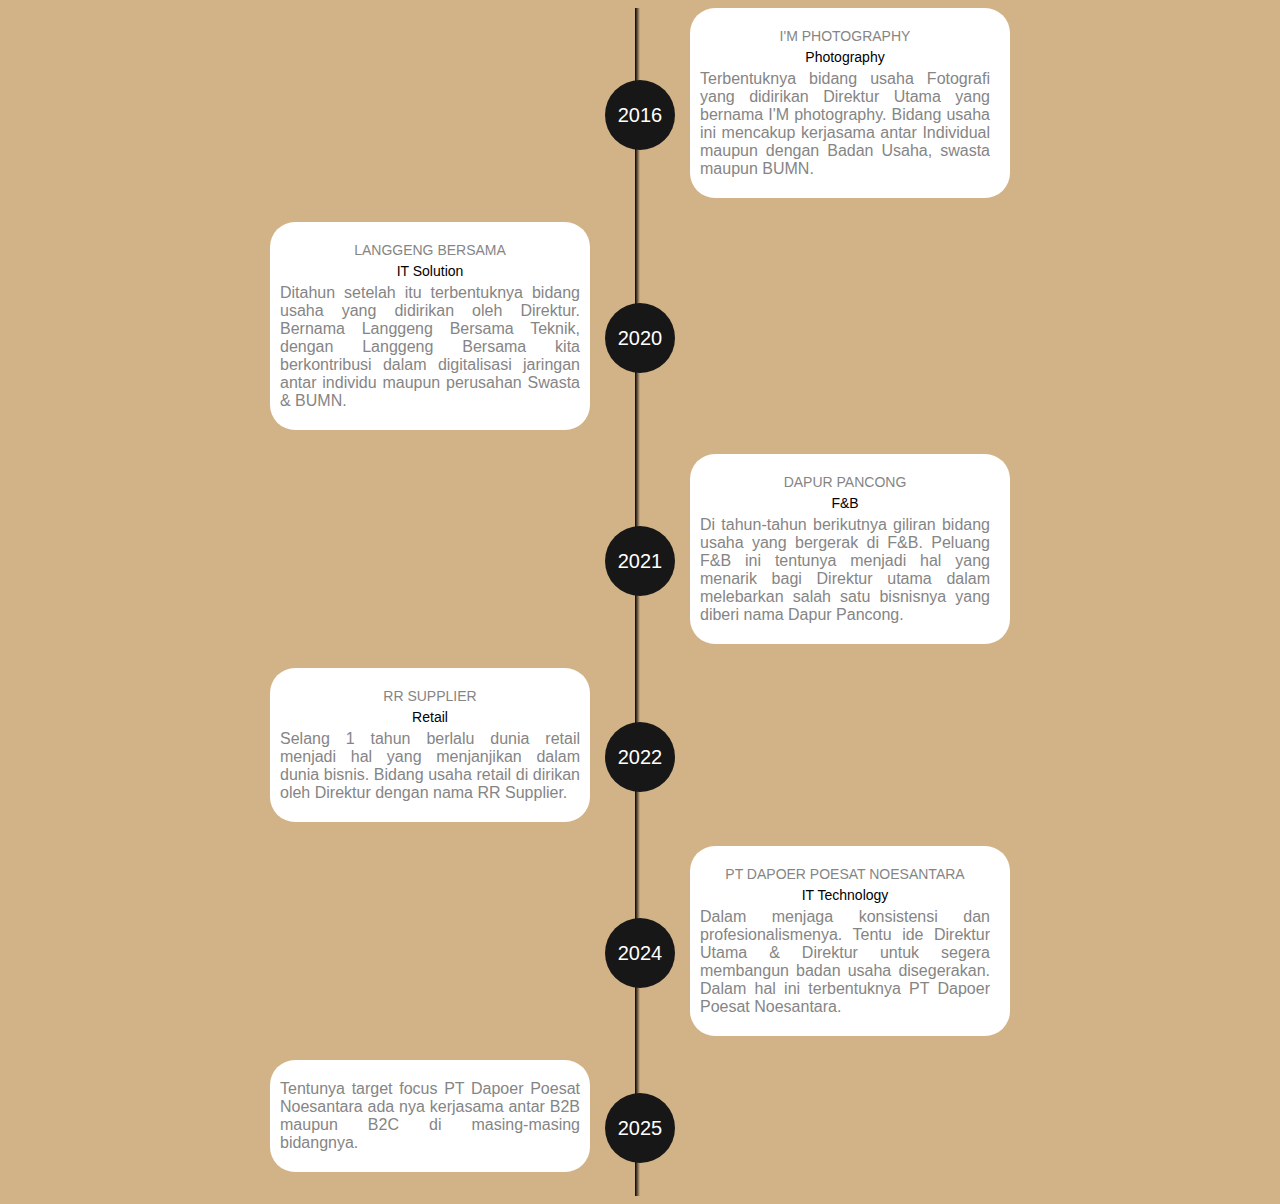
<file: assets/try.html>
<!DOCTYPE html>
<!-- saved from url=(0044)http://dapoerpoesatnoesantara.co.id/try.html -->
<html lang="en"><!--code.candilkuya.com--><head><meta http-equiv="Content-Type" content="text/html; charset=UTF-8">
	
	<title>Responsive CSS vertical timeline Design</title>
  <link href="./css2" rel="stylesheet">
	<link href="./style.css" rel="stylesheet">
<style>
    * {
	box-sizing: border-box;
}
body {
	background: #d2b387;
}
.container {
	font-family: 'Roboto', sans-serif;
	display: flex;
	flex-wrap: wrap;
	max-width: 800px;
	margin: 0 auto;
}
.single-box {
	display: flex;
	flex-wrap: nowrap;
	justify-content: center;
	width: 100%;
}
.date-area {
	display: flex;
	background: linear-gradient(to right, #d2b387 45%, #000 45%, #000 45%, #d2b387 50%);
	order: 2;
	text-align: center;
	color: #fff;
	font-size: 28px;
	flex-basis: 100px;
}
.date-area>span {
	font-size: 20px;
	line-height: 70px;
	margin: auto;
	background: #171717;
	width: 70px;
	height: 70px;
	border-radius: 50%;
}
.content {
	text-align: center;
	padding: 20px;
	border-radius: 25px;
	color: #858585;
	order: 3;
	width: 100%;
	padding-left: 10px;
	background: #fff;
}
.content {
	margin-bottom: 3%;
}
.content h2 {
	margin: 0;
	font-size: 14px;
	text-transform: uppercase;
}
.content h3 {
	margin: 5px;
	font-size: 14px;
	color: #000;
}
@media (min-width: 640px) {
	.content, .custom {
		width: 40%;
	}
	.box-right .content {
		order: 1;
		padding-right: 10px;
		border-radius: 25px;
	}
	.box-right .custom {
		order: 3;
	}
}
</style></head>

<body>
	<div class="container">
		<div class="single-box">
			<div class="custom"></div>
			<div class="date-area">
				<span>2016</span>
			</div>
			<div class="content">
                <h2>I'M Photography</h2>
				<h3>Photography</h3>
				<p style="text-align: justify;">Terbentuknya bidang usaha Fotografi yang didirikan Direktur Utama yang bernama I'M photography. Bidang usaha ini mencakup kerjasama antar Individual maupun dengan Badan Usaha, swasta maupun BUMN.</p>
			</div>
		</div>
		<div class="single-box box-right">
			<div class="custom"></div>
			<div class="date-area">
				<span>2020</span>
			</div>
			<div class="content">
                <h2>Langgeng Bersama</h2>
				<h3>IT Solution</h3>
				<p style="text-align: justify;">Ditahun setelah itu terbentuknya bidang usaha yang didirikan oleh Direktur. Bernama Langgeng Bersama Teknik, dengan Langgeng Bersama kita berkontribusi dalam digitalisasi jaringan antar individu maupun perusahan Swasta &amp; BUMN. </p>
			</div>
		</div>
		<div class="single-box">
			<div class="custom"></div>
			<div class="date-area">
				<span>2021</span>
			</div>
			<div class="content">
                <h2>Dapur Pancong</h2>
				<h3>F&amp;B</h3>
				<p style="text-align: justify;">Di tahun-tahun berikutnya giliran bidang usaha yang bergerak di F&amp;B. Peluang F&amp;B ini tentunya menjadi hal yang menarik bagi Direktur utama dalam melebarkan salah satu bisnisnya yang diberi nama Dapur Pancong. </p>
			</div>
		</div>
		<div class="single-box box-right">
			<div class="custom"></div>
			<div class="date-area">
				<span>2022</span>
			</div>
			<div class="content">
				<h2>RR Supplier</h2>
				<h3>Retail</h3>
				<p style="text-align: justify;">Selang 1 tahun berlalu dunia retail menjadi hal yang menjanjikan dalam dunia bisnis. Bidang usaha retail di dirikan oleh Direktur dengan nama RR Supplier.</p>
			</div>
		</div>
        <div class="single-box">
			<div class="custom"></div>
			<div class="date-area">
				<span>2024</span>
			</div>
			<div class="content">
                <h2>PT Dapoer Poesat Noesantara</h2>
				<h3>IT Technology</h3>
				<p style="text-align: justify;">Dalam menjaga konsistensi dan profesionalismenya. Tentu ide Direktur Utama &amp; Direktur untuk segera membangun badan usaha disegerakan. Dalam hal ini terbentuknya PT Dapoer Poesat Noesantara.</p>
			</div>
		</div>
		<div class="single-box box-right">
			<div class="custom"></div>
			<div class="date-area">
				<span>2025</span>
			</div>
			<div class="content">
				<p style="text-align: justify;">Tentunya target focus PT Dapoer Poesat Noesantara ada nya kerjasama antar B2B maupun B2C di masing-masing bidangnya.</p>
			</div>
		</div>
	</div>

</body></html>
</file>
<file: assets/style.css>
/*
  Theme Name: BizPage
  Theme URL: https://bootstrapmade.com/bizpage-bootstrap-business-template/
  Author: BootstrapMade.com
  License: https://bootstrapmade.com/license/
*/

/*--------------------------------------------------------------
# General
--------------------------------------------------------------*/

body {
  background: #fff;
  color: #666666;
  font-family: "Open Sans", sans-serif;
}

a {
  color: #2d5494;
  transition: 0.5s;
}

a:hover,
a:active,
a:focus {
  color: #18d36e;
  outline: none;
  text-decoration: none;
}

p {
  padding: 0;
  margin: 0 0 30px 0;
}

h1,
h2,
h3,
h4,
h5,
h6 {
  font-family: "Montserrat", sans-serif;
  font-weight: 400;
  margin: 0 0 20px 0;
  padding: 0;
}

/* Back to top button */

.back-to-top {
  position: fixed;
  display: none;
  background: #2d5494;
  color: #fff;
  width: 44px;
  height: 44px;
  text-align: center;
  line-height: 1;
  font-size: 16px;
  border-radius: 50%;
  right: 15px;
  bottom: 15px;
  transition: background 0.5s;
  z-index: 11;
}

.back-to-top i {
  padding-top: 12px;
  color: #fff;
}

/* Prelaoder */

#preloader {
  position: fixed;
  top: 0;
  left: 0;
  right: 0;
  bottom: 0;
  z-index: 9999;
  overflow: hidden;
  background: #fff;
}

#preloader:before {
  content: "";
  position: fixed;
  top: calc(50% - 30px);
  left: calc(50% - 30px);
  border: 6px solid #f2f2f2;
  border-top: 6px solid #2d5494;
  border-radius: 50%;
  width: 60px;
  height: 60px;
  -webkit-animation: animate-preloader 1s linear infinite;
  animation: animate-preloader 1s linear infinite;
}

@-webkit-keyframes animate-preloader {
  0% {
    -webkit-transform: rotate(0deg);
    transform: rotate(0deg);
  }

  100% {
    -webkit-transform: rotate(360deg);
    transform: rotate(360deg);
  }
}

@keyframes animate-preloader {
  0% {
    -webkit-transform: rotate(0deg);
    transform: rotate(0deg);
  }

  100% {
    -webkit-transform: rotate(360deg);
    transform: rotate(360deg);
  }
}

/*--------------------------------------------------------------
# Header
--------------------------------------------------------------*/

#header {
  padding: 30px 0;
  height: 92px;
  position: fixed;
  left: 0;
  top: 0;
  right: 0;
  transition: all 0.5s;
  z-index: 997;
}

.product-header{ 
  background-color: rgba(0, 0, 0, 0.9);;
}

#header.header-scrolled {
  background: rgba(0, 0, 0, 0.9);
  padding: 20px 0;
  height: 72px;
  transition: all 0.5s;
}

#header #logo {
  float: left;
}

#header #logo h1 {
  font-size: 34px;
  margin: 0;
  padding: 0;
  line-height: 1;
  font-family: "Montserrat", sans-serif;
  font-weight: 700;
  letter-spacing: 3px;
}

#header #logo h1 a,
#header #logo h1 a:hover {
  color: #fff;
  padding-left: 10px;
  border-left: 4px solid #2d5494;
}

#header #logo img {
  padding: 0;
  margin: 0;
}

/*--------------------------------------------------------------
# Intro Section
--------------------------------------------------------------*/

#intro {
  display: table;
  width: 100%;
  height: 100vh;
  background: #000;
}

#intro .carousel-item {
  width: 100%;
  height: 100vh;
  background-size: cover;
  background-position: center;
  background-repeat: no-repeat;
}

#intro .carousel-item::before {
  content: '';
  background-color: rgba(0, 0, 0, 0.7);
  position: absolute;
  height: 100%;
  width: 100%;
  top: 0;
  right: 0;
  left: 0;
  bottom: 0;
}

#intro .carousel-container {
  display: -webkit-box;
  display: -webkit-flex;
  display: -ms-flexbox;
  display: flex;
  -webkit-box-pack: center;
  -webkit-justify-content: center;
  -ms-flex-pack: center;
  justify-content: center;
  -webkit-box-align: center;
  -webkit-align-items: center;
  -ms-flex-align: center;
  align-items: center;
  position: absolute;
  bottom: 0;
  top: 0;
  left: 0;
  right: 0;
}

#intro .carousel-background img {
  max-width: 100%;
}

#intro .carousel-content {
  text-align: center;
}

#intro h2 {
  color: #fff;
  margin-bottom: 30px;
  font-size: 48px;
  font-weight: 700;
}

#intro p {
  width: 80%;
  margin: 0 auto 30px auto;
  color: #fff;
}

#intro .carousel-fade {
  overflow: hidden;
}

#intro .carousel-fade .carousel-inner .carousel-item {
  transition-property: opacity;
}

#intro .carousel-fade .carousel-inner .carousel-item,
#intro .carousel-fade .carousel-inner .active.carousel-item-left,
#intro .carousel-fade .carousel-inner .active.carousel-item-right {
  opacity: 0;
}

#intro .carousel-fade .carousel-inner .active,
#intro .carousel-fade .carousel-inner .carousel-item-next.carousel-item-left,
#intro .carousel-fade .carousel-inner .carousel-item-prev.carousel-item-right {
  opacity: 1;
  transition: 0.5s;
}

#intro .carousel-fade .carousel-inner .carousel-item-next,
#intro .carousel-fade .carousel-inner .carousel-item-prev,
#intro .carousel-fade .carousel-inner .active.carousel-item-left,
#intro .carousel-fade .carousel-inner .active.carousel-item-right {
  left: 0;
  -webkit-transform: translate3d(0, 0, 0);
  transform: translate3d(0, 0, 0);
}

#intro .carousel-control-prev,
#intro .carousel-control-next {
  width: 10%;
}

#intro .carousel-control-next-icon,
#intro .carousel-control-prev-icon {
  background: none;
  font-size: 32px;
  line-height: 1;
}

#intro .carousel-indicators li {
  cursor: pointer;
}

#intro .btn-get-started {
  font-family: "Montserrat", sans-serif;
  font-weight: 500;
  font-size: 16px;
  letter-spacing: 1px;
  display: inline-block;
  padding: 8px 32px;
  border-radius: 50px;
  transition: 0.5s;
  margin: 10px;
  color: #fff;
  background: #2d5494;
}

#intro .btn-get-started:hover {
  background: #fff;
  color: #2d5494;
}

/*--------------------------------------------------------------
# Navigation Menu
--------------------------------------------------------------*/

/* Nav Menu Essentials */

.nav-menu,
.nav-menu * {
  margin: 0;
  padding: 0;
  list-style: none;
}

.nav-menu ul {
  position: absolute;
  display: none;
  top: 100%;
  left: 0;
  z-index: 99;
}

.nav-menu li {
  position: relative;
  white-space: nowrap;
}

.nav-menu > li {
  float: left;
}

.nav-menu li:hover > ul,
.nav-menu li.sfHover > ul {
  display: block;
}

.nav-menu ul ul {
  top: 0;
  left: 100%;
}

.nav-menu ul li {
  min-width: 180px;
}

/* Nav Menu Arrows */

.sf-arrows .sf-with-ul {
  padding-right: 30px;
}

.sf-arrows .sf-with-ul:after {
  content: "\f107";
  position: absolute;
  right: 15px;
  font-family: FontAwesome;
  font-style: normal;
  font-weight: normal;
}

.sf-arrows ul .sf-with-ul:after {
  content: "\f105";
}

/* Nav Meu Container */

#nav-menu-container {
  float: right;
  margin: 0;
}

/* Nav Meu Styling */

.nav-menu a {
  padding: 0 8px 10px 8px;
  text-decoration: none;
  display: inline-block;
  color: #fff;
  font-family: "Montserrat", sans-serif;
  font-weight: 700;
  font-size: 13px;
  text-transform: uppercase;
  outline: none;
}

.nav-menu li:hover > a,
.nav-menu > .menu-active > a {
  color: #2d5494;
}

.nav-menu > li {
  margin-left: 10px;
}

.nav-menu ul {
  margin: 4px 0 0 0;
  padding: 10px;
  box-shadow: 0px 0px 30px rgba(127, 137, 161, 0.25);
  background: #fff;
}

.nav-menu ul li {
  transition: 0.3s;
}

.nav-menu ul li a {
  padding: 10px;
  color: #0f0f0f;
  transition: 0.3s;
  display: block;
  font-size: 13px;
  text-transform: none;
}

.nav-menu ul li:hover > a {
  color: #2d5494;
}

.nav-menu ul ul {
  margin: 0;
}

/* Mobile Nav Toggle */

#mobile-nav-toggle {
  position: fixed;
  right: 0;
  top: 0;
  z-index: 999;
  margin: 20px 20px 0 0;
  border: 0;
  background: none;
  font-size: 24px;
  display: none;
  transition: all 0.4s;
  outline: none;
  cursor: pointer;
}

#mobile-nav-toggle i {
  color: #fff;
}

/* Mobile Nav Styling */

#mobile-nav {
  position: fixed;
  top: 0;
  padding-top: 18px;
  bottom: 0;
  z-index: 998;
  background: rgba(0, 0, 0, 0.8);
  left: -260px;
  width: 260px;
  overflow-y: auto;
  transition: 0.4s;
}

#mobile-nav ul {
  padding: 0;
  margin: 0;
  list-style: none;
}

#mobile-nav ul li {
  position: relative;
}

#mobile-nav ul li a {
  color: #fff;
  font-size: 13px;
  text-transform: uppercase;
  overflow: hidden;
  padding: 10px 22px 10px 15px;
  position: relative;
  text-decoration: none;
  width: 100%;
  display: block;
  outline: none;
  font-weight: 700;
  font-family: "Montserrat", sans-serif;
}

#mobile-nav ul li a:hover {
  color: #2d5494;
}

#mobile-nav ul li li {
  padding-left: 30px;
}

#mobile-nav ul li.menu-active a {
  color: #2d5494;
}

#mobile-nav ul .menu-has-children i {
  position: absolute;
  right: 0;
  z-index: 99;
  padding: 15px;
  cursor: pointer;
  color: #fff;
}

#mobile-nav ul .menu-has-children i.fa-chevron-up {
  color: #2d5494;
}

#mobile-nav ul .menu-has-children li a {
  text-transform: none;
}

#mobile-nav ul .menu-item-active {
  color: #2d5494;
}

#mobile-body-overly {
  width: 100%;
  height: 100%;
  z-index: 997;
  top: 0;
  left: 0;
  position: fixed;
  background: rgba(0, 0, 0, 0.7);
  display: none;
}

/* Mobile Nav body classes */

body.mobile-nav-active {
  overflow: hidden;
}

body.mobile-nav-active #mobile-nav {
  left: 0;
}

body.mobile-nav-active #mobile-nav-toggle {
  color: #fff;
}

/*--------------------------------------------------------------
# Sections
--------------------------------------------------------------*/

/* Sections Header
--------------------------------*/

.section-header h3 {
  font-size: 32px;
  color: #111;
  text-transform: uppercase;
  text-align: center;
  font-weight: 700;
  position: relative;
  padding-bottom: 15px;
}

.section-header h3::before {
  content: '';
  position: absolute;
  display: block;
  width: 120px;
  height: 1px;
  background: #ddd;
  bottom: 1px;
  left: calc(50% - 60px);
}

.section-header h3::after {
  content: '';
  position: absolute;
  display: block;
  width: 40px;
  height: 3px;
  background: #FFF000;
  bottom: 0;
  left: calc(50% - 20px);
}

.section-header p {
  text-align: center;
  padding-bottom: 30px;
  color: #0f0f0f;
}

.section-header-product { 

}

/* Section with background
--------------------------------*/

.section-bg {
  background: #f7f7f7;
}

/* Featured Services Section
--------------------------------*/

#featured-services {
  background: #000;
}

#featured-services .box {
  padding: 30px 20px;
}

#featured-services .box-bg {
  background-image: linear-gradient(0deg, #000000 0%, #242323 50%, #000000 100%);
}

#featured-services i {
  color: #2d5494;
  font-size: 48px;
  display: inline-block;
  line-height: 1;
}

#featured-services h4 {
  font-weight: 400;
  margin: 15px 0;
  font-size: 18px;
}

#featured-services h4 a {
  color: #fff;
}

#featured-services h4 a:hover {
  color: #2d5494;
}

#featured-services p {
  font-size: 14px;
  line-height: 24px;
  color: #fff;
  margin-bottom: 0;
}

/* About Us Section
--------------------------------*/

#about {
  background: url("../img/about-bg.jpg") center top no-repeat fixed;
  background-size: cover;
  padding: 60px 0 40px 0;
  position: relative;
}

#about::before {
  content: '';
  position: absolute;
  left: 0;
  right: 0;
  top: 0;
  bottom: 0;
  background: rgba(0, 0, 0, 0.92);
  z-index: 9;
}

#about .container {
  position: relative;
  z-index: 10;
}

#about .about-col {
  background: #fff;
  border-radius: 0 0 4px 4px;
  box-shadow: 0px 2px 12px rgba(0, 0, 0, 0.08);
  margin-bottom: 20px;
}

#about .about-col .img {
  position: relative;
}

#about .about-col .img img {
  border-radius: 4px 4px 0 0;
}

#about .about-col .icon {
  width: 64px;
  height: 64px;
  padding-top: 8px;
  text-align: center;
  position: absolute;
  background-color: #2d5494;
  border-radius: 50%;
  text-align: center;
  border: 4px solid #fff;
  left: calc( 50% - 32px);
  bottom: -30px;
  transition: 0.3s;
}

#about .about-col i {
  font-size: 36px;
  line-height: 1;
  color: #fff;
  transition: 0.3s;
}

#about .about-col:hover .icon {
  background-color: #fff;
}

#about .about-col:hover i {
  color: #2d5494;
}

#about .about-col h2 {
  color: #000;
  text-align: center;
  font-weight: 700;
  font-size: 20px;
  padding: 0;
  margin: 40px 0 12px 0;
}

#about .about-col h2 a {
  color: #000;
}

#about .about-col h2 a:hover {
  color: #2d5494;
}

#about .about-col p {
  font-size: 14px;
  line-height: 24px;
  color: #0f0f0f;
  margin-bottom: 0;
  padding: 0 20px 20px 20px;
}

/* Services Section
--------------------------------*/

#services {
  background: #fff;
  background-size: cover;
  padding: 60px 0 40px 0;
}

#services .box {
  margin-bottom: 30px;
}

#services .icon {
  float: left;
}

#services .icon i {
  color: #2d5494;
  font-size: 36px;
  line-height: 1;
  transition: 0.5s;
}

#services .title {
  margin-left: 60px;
  font-weight: 700;
  margin-bottom: 15px;
  font-size: 18px;
}

#services .title a {
  color: #111;
}

#services .box:hover .title a {
  color: #2d5494;
}

#services .description {
  font-size: 14px;
  margin-left: 60px;
  line-height: 24px;
  margin-bottom: 0;
}

/* roadmap Section
--------------------------------*/

#roadmapt {
  background: #f7f7f7;
  background-size: cover;
  padding: 60px 0 40px 0;
}

#roadmapt .box {
  margin-bottom: 30px;
}

#roadmapt .icon {
  float: left;
}

#roadmapt .icon i {
  color: #2d5494;
  font-size: 36px;
  line-height: 1;
  transition: 0.5s;
}

#roadmapt .title {
  margin-left: 60px;
  font-weight: 700;
  margin-bottom: 15px;
  font-size: 18px;
}

#roadmapt .title a {
  color: #111;
}

#roadmapt .box:hover .title a {
  color: #2d5494;
}

#roadmapt .description {
  font-size: 14px;
  margin-left: 60px;
  line-height: 24px;
  margin-bottom: 0;
}



/* Call To Action Section
--------------------------------*/

#call-to-action {
  background: linear-gradient(rgba(0, 142, 99, 0.1), rgba(0, 0, 0, 0.1)), url(../img/call-to-action-bg.jpg) fixed center center;
  background-size: cover;
  padding: 60px 0;
}

#call-to-action h3 {
  color: #fff;
  font-size: 28px;
  font-weight: 700;
}

#call-to-action p {
  color: #fff;
}

#call-to-action .cta-btn {
  font-family: "Montserrat", sans-serif;
  text-transform: uppercase;
  font-weight: 500;
  font-size: 16px;
  letter-spacing: 1px;
  display: inline-block;
  padding: 8px 28px;
  border-radius: 25px;
  transition: 0.5s;
  margin-top: 10px;
  border: 2px solid #fff;
  color: #fff;
}

#call-to-action .cta-btn:hover {
  background: #2d5494;
  border: 2px solid #2d5494;
}

/* Call To Action Section
--------------------------------*/

#skills {
  padding: 60px 0;
}

#skills .progress {
  height: 35px;
  margin-bottom: 10px;
}

#skills .progress .skill {
  font-family: "Open Sans", sans-serif;
  line-height: 35px;
  padding: 0;
  margin: 0 0 0 20px;
  text-transform: uppercase;
}

#skills .progress .skill .val {
  float: right;
  font-style: normal;
  margin: 0 20px 0 0;
}

#skills .progress-bar {
  width: 1px;
  text-align: left;
  transition: .9s;
}

/* Facts Section
--------------------------------*/

#facts {
  background: url("../img/facts-bg.jpg") center top no-repeat fixed;
  background-size: cover;
  padding: 60px 0 0 0;
  position: relative;
}

#facts::before {
  content: '';
  position: absolute;
  left: 0;
  right: 0;
  top: 0;
  bottom: 0;
  background: rgba(255, 255, 255, 0.88);
  z-index: 9;
}

#facts .container {
  position: relative;
  z-index: 10;
}

#facts .counters span {
  font-family: "Montserrat", sans-serif;
  font-weight: bold;
  font-size: 48px;
  display: block;
  color: #2d5494;
}

#facts .counters p {
  padding: 0;
  margin: 0 0 20px 0;
  font-family: "Montserrat", sans-serif;
  font-size: 14px;
  color: #111;
}

#facts .facts-img {
  text-align: center;
  padding-top: 30px;
}

/* Portfolio Section
--------------------------------*/

#portfolio {
  padding: 60px 0;
}

#portfolio #portfolio-flters {
  padding: 0;
  margin: 5px 0 35px 0;
  list-style: none;
  text-align: center;
}

#portfolio #portfolio-flters li {
  cursor: pointer;
  margin: 15px 15px 15px 0;
  display: inline-block;
  padding: 10px 20px;
  font-size: 12px;
  line-height: 20px;
  color: #666666;
  border-radius: 4px;
  text-transform: uppercase;
  background: #fff;
  margin-bottom: 5px;
  transition: all 0.3s ease-in-out;
}

#portfolio #portfolio-flters li:hover,
#portfolio #portfolio-flters li.filter-active {
  background: #2d5494;
  color: #fff;
}

#portfolio #portfolio-flters li:last-child {
  margin-right: 0;
}

#portfolio .portfolio-wrap {
  box-shadow: 0px 2px 12px rgba(0, 0, 0, 0.08);
  transition: 0.3s;
}

#portfolio .portfolio-wrap:hover {
  box-shadow: 0px 4px 14px rgba(0, 0, 0, 0.16);
}

#portfolio .portfolio-item {
  position: relative;
  height: 360px;
  overflow: hidden;
}

#portfolio .portfolio-item figure {
  background: #000;
  overflow: hidden;
  height: 240px;
  position: relative;
  border-radius: 4px 4px 0 0;
  margin: 0;
}

#portfolio .portfolio-item figure:hover img {
  opacity: 0.4;
  transition: 0.3s;
}

#portfolio .portfolio-item figure .link-preview,
#portfolio .portfolio-item figure .link-details {
  position: absolute;
  display: inline-block;
  opacity: 0;
  line-height: 1;
  text-align: center;
  width: 36px;
  height: 36px;
  background: #fff;
  border-radius: 50%;
  transition: 0.2s linear;
}

#portfolio .portfolio-item figure .link-preview i,
#portfolio .portfolio-item figure .link-details i {
  padding-top: 6px;
  font-size: 22px;
  color: #0f0f0f;
}

#portfolio .portfolio-item figure .link-preview:hover,
#portfolio .portfolio-item figure .link-details:hover {
  background: #2d5494;
}

#portfolio .portfolio-item figure .link-preview:hover i,
#portfolio .portfolio-item figure .link-details:hover i {
  color: #fff;
}

#portfolio .portfolio-item figure .link-preview {
  left: calc(50% - 38px);
  top: calc(50% - 18px);
}

#portfolio .portfolio-item figure .link-details {
  right: calc(50% - 38px);
  top: calc(50% - 18px);
}

#portfolio .portfolio-item figure:hover .link-preview {
  opacity: 1;
  left: calc(50% - 44px);
}

#portfolio .portfolio-item figure:hover .link-details {
  opacity: 1;
  right: calc(50% - 44px);
}

#portfolio .portfolio-item .portfolio-info {
  background: #2d5494;
  text-align: center;
  padding: 30px;
  height: 90px;
  border-radius: 0 0 3px 3px;
}

#portfolio .portfolio-item .portfolio-info h4 {
  font-size: 18px;
  line-height: 1px;
  font-weight: 700;
  margin-bottom: 18px;
  padding-bottom: 0;
}

#portfolio .portfolio-item .portfolio-info h4 a {
  color: #0f0f0f;
}

#portfolio .portfolio-item .portfolio-info h4 a:hover {
  color: #2d5494;
}

#portfolio .portfolio-item .portfolio-info p {
  padding: 0;
  margin: 0;
  color: #b8b8b8;
  font-weight: 500;
  font-size: 14px;
  text-transform: uppercase;
}

/* Clients Section
--------------------------------*/

#clients {
  padding: 60px 0;
}

#clients img {
  max-width: 100%;
  opacity: 0.5;
  transition: 0.3s;
  padding: 15px 0;
}

#clients img:hover {
  opacity: 1;
}

#clients .owl-nav,
#clients .owl-dots {
  margin-top: 5px;
  text-align: center;
}

#clients .owl-dot {
  display: inline-block;
  margin: 0 5px;
  width: 12px;
  height: 12px;
  border-radius: 50%;
  background-color: #ddd;
}

#clients .owl-dot.active {
  background-color: #2d5494;
}

/* Testimonials Section
--------------------------------*/

#testimonials {
  padding: 60px 0;
}

#testimonials .section-header {
  margin-bottom: 40px;
}

#testimonials .testimonial-item {
  text-align: center;
}

#testimonials .testimonial-item .testimonial-img {
  width: 120px;
  border-radius: 50%;
  border: 4px solid #fff;
  margin: 0 auto;
}

#testimonials .testimonial-item h3 {
  font-size: 20px;
  font-weight: bold;
  margin: 10px 0 5px 0;
  color: #111;
}

#testimonials .testimonial-item h4 {
  font-size: 14px;
  color: #999;
  margin: 0 0 15px 0;
}

#testimonials .testimonial-item .quote-sign-left {
  margin-top: -15px;
  padding-right: 10px;
  display: inline-block;
  width: 37px;
}

#testimonials .testimonial-item .quote-sign-right {
  margin-bottom: -15px;
  padding-left: 10px;
  display: inline-block;
  max-width: 100%;
  width: 37px;
}

#testimonials .testimonial-item p {
  font-style: italic;
  margin: 0 auto 15px auto;
}

#testimonials .owl-nav,
#testimonials .owl-dots {
  margin-top: 5px;
  text-align: center;
}

#testimonials .owl-dot {
  display: inline-block;
  margin: 0 5px;
  width: 12px;
  height: 12px;
  border-radius: 50%;
  background-color: #ddd;
}

#testimonials .owl-dot.active {
  background-color: #2d5494;
}

/* Team Section
--------------------------------*/

#team {
  background: #fff;
  padding: 60px 0;
}

#team .member {
  text-align: center;
  margin-bottom: 20px;
  background: #000;
  position: relative;
}

#team .member .member-info {
  opacity: 0;
  display: -webkit-box;
  display: -webkit-flex;
  display: -ms-flexbox;
  display: flex;
  -webkit-box-pack: center;
  -webkit-justify-content: center;
  -ms-flex-pack: center;
  justify-content: center;
  -webkit-box-align: center;
  -webkit-align-items: center;
  -ms-flex-align: center;
  align-items: center;
  position: absolute;
  bottom: 0;
  top: 0;
  left: 0;
  right: 0;
  transition: 0.2s;
}

#team .member .member-info-content {
  margin-top: -50px;
  transition: margin 0.2s;
}

#team .member:hover .member-info {
  background: rgba(0, 0, 0, 0.7);
  opacity: 1;
  transition: 0.4s;
}

#team .member:hover .member-info-content {
  margin-top: 0;
  transition: margin 0.4s;
}

#team .member h4 {
  font-weight: 700;
  margin-bottom: 2px;
  font-size: 18px;
  color: #fff;
}

#team .member span {
  font-style: italic;
  display: block;
  font-size: 13px;
  color: #fff;
}

#team .member .social {
  margin-top: 15px;
}

#team .member .social a {
  transition: none;
  color: #fff;
}

#team .member .social a:hover {
  color: #2d5494;
}

#team .member .social i {
  font-size: 18px;
  margin: 0 2px;
}

/* Contact Section
--------------------------------*/

#contact {
  padding: 60px 0;
}

#contact .contact-info {
  margin-bottom: 20px;
  text-align: center;
}

#contact .contact-info i {
  font-size: 48px;
  display: inline-block;
  margin-bottom: 10px;
  color: #2d5494;
}

#contact .contact-info address,
#contact .contact-info p {
  margin-bottom: 0;
  color: #000;
}

#contact .contact-info h3 {
  font-size: 18px;
  margin-bottom: 15px;
  font-weight: bold;
  text-transform: uppercase;
  color: #999;
}

#contact .contact-info a {
  color: #000;
}

#contact .contact-info a:hover {
  color: #2d5494;
}

#contact .contact-address,
#contact .contact-phone,
#contact .contact-email {
  margin-bottom: 20px;
}

#contact .form #sendmessage {
  color: #2d5494;
  border: 1px solid #2d5494;
  display: none;
  text-align: center;
  padding: 15px;
  font-weight: 600;
  margin-bottom: 15px;
}

#contact .form #errormessage {
  color: red;
  display: none;
  border: 1px solid red;
  text-align: center;
  padding: 15px;
  font-weight: 600;
  margin-bottom: 15px;
}

#contact .form #sendmessage.show,
#contact .form #errormessage.show,
#contact .form .show {
  display: block;
}

#contact .form .validation {
  color: red;
  display: none;
  margin: 0 0 20px;
  font-weight: 400;
  font-size: 13px;
}

#contact .form input,
#contact .form textarea {
  padding: 10px 14px;
  border-radius: 0;
  box-shadow: none;
  font-size: 15px;
}

#contact .form button[type="submit"] {
  background: #2d5494;
  border: 0;
  padding: 10px 30px;
  color: #fff;
  transition: 0.4s;
  cursor: pointer;
}

#contact .form button[type="submit"]:hover {
  background: #13a456;
}

/*--------------------------------------------------------------
# Footer
--------------------------------------------------------------*/

#footer {
  background: #000;
  padding: 0 0 30px 0;
  color: #eee;
  font-size: 14px;
}

#footer .footer-top {
  background: #111;
  padding: 60px 0 30px 0;
}

#footer .footer-top .footer-info {
  margin-bottom: 30px;
}

#footer .footer-top .footer-info h3 {
  font-size: 34px;
  margin: 0 0 20px 0;
  padding: 2px 0 2px 10px;
  line-height: 1;
  font-family: "Montserrat", sans-serif;
  font-weight: 700;
  letter-spacing: 3px;
  border-left: 4px solid #2d5494;
}

#footer .footer-top .footer-info p {
  font-size: 14px;
  line-height: 24px;
  margin-bottom: 0;
  font-family: "Montserrat", sans-serif;
  color: #eee;
}

#footer .footer-top .social-links a {
  font-size: 18px;
  display: inline-block;
  background: #0f0f0f;
  color: #eee;
  line-height: 1;
  padding: 8px 0;
  margin-right: 4px;
  border-radius: 50%;
  text-align: center;
  width: 36px;
  height: 36px;
  transition: 0.3s;
}

#footer .footer-top .social-links a:hover {
  background: #2d5494;
  color: #fff;
}

#footer .footer-top h4 {
  font-size: 14px;
  font-weight: bold;
  color: #fff;
  text-transform: uppercase;
  position: relative;
  padding-bottom: 12px;
}

#footer .footer-top h4::before,
#footer .footer-top h4::after {
  content: '';
  position: absolute;
  left: 0;
  bottom: 0;
  height: 2px;
}

#footer .footer-top h4::before {
  right: 0;
  background: #555;
}

#footer .footer-top h4::after {
  background: #2d5494;
  width: 60px;
}

#footer .footer-top .footer-links {
  margin-bottom: 30px;
}

#footer .footer-top .footer-links ul {
  list-style: none;
  padding: 0;
  margin: 0;
}

#footer .footer-top .footer-links ul i {
  padding-right: 8px;
  color: #ddd;
}

#footer .footer-top .footer-links ul li {
  border-bottom: 1px solid #0f0f0f;
  padding: 10px 0;
}

#footer .footer-top .footer-links ul li:first-child {
  padding-top: 0;
}

#footer .footer-top .footer-links ul a {
  color: #eee;
}

#footer .footer-top .footer-links ul a:hover {
  color: #2d5494;
}

#footer .footer-top .footer-contact {
  margin-bottom: 30px;
}

#footer .footer-top .footer-contact p {
  line-height: 26px;
}

#footer .footer-top .footer-newsletter {
  margin-bottom: 30px;
}

#footer .footer-top .footer-newsletter input[type="email"] {
  border: 0;
  padding: 6px 8px;
  width: 65%;
}

#footer .footer-top .footer-newsletter input[type="submit"] {
  background: #2d5494;
  border: 0;
  width: 35%;
  padding: 6px 0;
  text-align: center;
  color: #fff;
  transition: 0.3s;
  cursor: pointer;
}

#footer .footer-top .footer-newsletter input[type="submit"]:hover {
  background: #13a456;
}

#footer .copyright {
  text-align: center;
  padding-top: 30px;
}

#footer .credits {
  text-align: center;
  font-size: 13px;
  color: #ddd;
}

/* main */

/* main */

.container-t {
  font-family: 'Roboto', sans-serif;
  display: flex;
  flex-wrap: wrap;
  max-width: 800px;
  margin: 0 auto;
}

.single-box-t {
  display: flex;
  flex-wrap: nowrap;
  justify-content: center;
  width: 100%;
}

.date-area-t {
  display: flex;
  background: linear-gradient(to right, #e7e7e7 45%, #000 45%, #000 45%, #e7e7e7 50%);
  order: 2;
  text-align: center;
  color: #fff;
  font-size: 28px;
  flex-basis: 100px;
}

p {
  margin: 0 0 0 0;
}

.date-area-t>span {
  font-size: 20px;
  line-height: 70px;
  margin: auto;
  background: #14b6c1;
  width: 70px;
  height: 70px;
  border-radius: 50%;
}

.content-t {
  text-align: center;
  padding: 20px;
  border-radius: 25px;
  color: #858585;
  order: 3;
  width: 80%;
  padding-left: 10px;
  background: #fff;
}

.content-t {
  margin-bottom: 3%;
}

.content-t h2 {
  margin: 0;
  font-size: 14px;
  text-transform: uppercase;
}

.content-t h3 {
  margin: 5px;
  font-size: 14px;
  color: #000;
}

.img-fluid {
  margin-left: auto;
  margin-right: auto;
}

.section .content ul {
  margin-bottom: 40px;
}

.section .content h2 {
  background-color: #2d5494;
  padding: 10px;
  color: white;
}

.section .container header p {
  color: #171717;
}

.box-detail-page {
  background-color: white;
  color: #171717;
  margin: 40px auto;
  padding: 20px;
  border-radius: 20px;
  text-align: left;
  font-size: 18px;
  border: 1px solid #171717;
}

.box-detail-page table tr {
  line-height: 36px;
}

/*--------------------------------------------------------------
# Responsive Media Queries
--------------------------------------------------------------*/

@media (min-width: 768px) {
  #contact .contact-address,
  #contact .contact-phone,
  #contact .contact-email {
    padding: 20px 0;
  }

  #contact .contact-phone {
    border-left: 1px solid #ddd;
    border-right: 1px solid #ddd;
  }
}

@media (min-width: 992px) {
  #testimonials .testimonial-item p {
    width: 80%;
  }
}

@media (min-width: 1024px) {
  #header #logo {
    padding-left: 60px;
  }

  #intro p {
    width: 60%;
  }

  #intro .carousel-control-prev,
  #intro .carousel-control-next {
    width: 5%;
  }

  #nav-menu-container {
    padding-right: 60px;
  }
}

@media (max-width: 768px) {
  .back-to-top {
    bottom: 15px;
  }

  #header #logo h1 {
    font-size: 28px;
  }

  #header #logo img {
    max-height: 40px;
  }

  #intro h2 {
    font-size: 28px;
  }

  #nav-menu-container {
    display: none;
  }

  #mobile-nav-toggle {
    display: inline;
  }

    .box-detail-page {
      
      font-size: 14px;
    }
  
    .box-detail-page table tr {
      line-height: 14px;
    }
}

@media (min-width: 640px) {

  .content-t,
  .custom-t {
    width: 40%;
  }

  .box-right-t .content-t {
    order: 1;
    padding-right: 10px;
    border-radius: 25px;
  }

  .box-right .custom {
    order: 3;
  }
}
</file>
